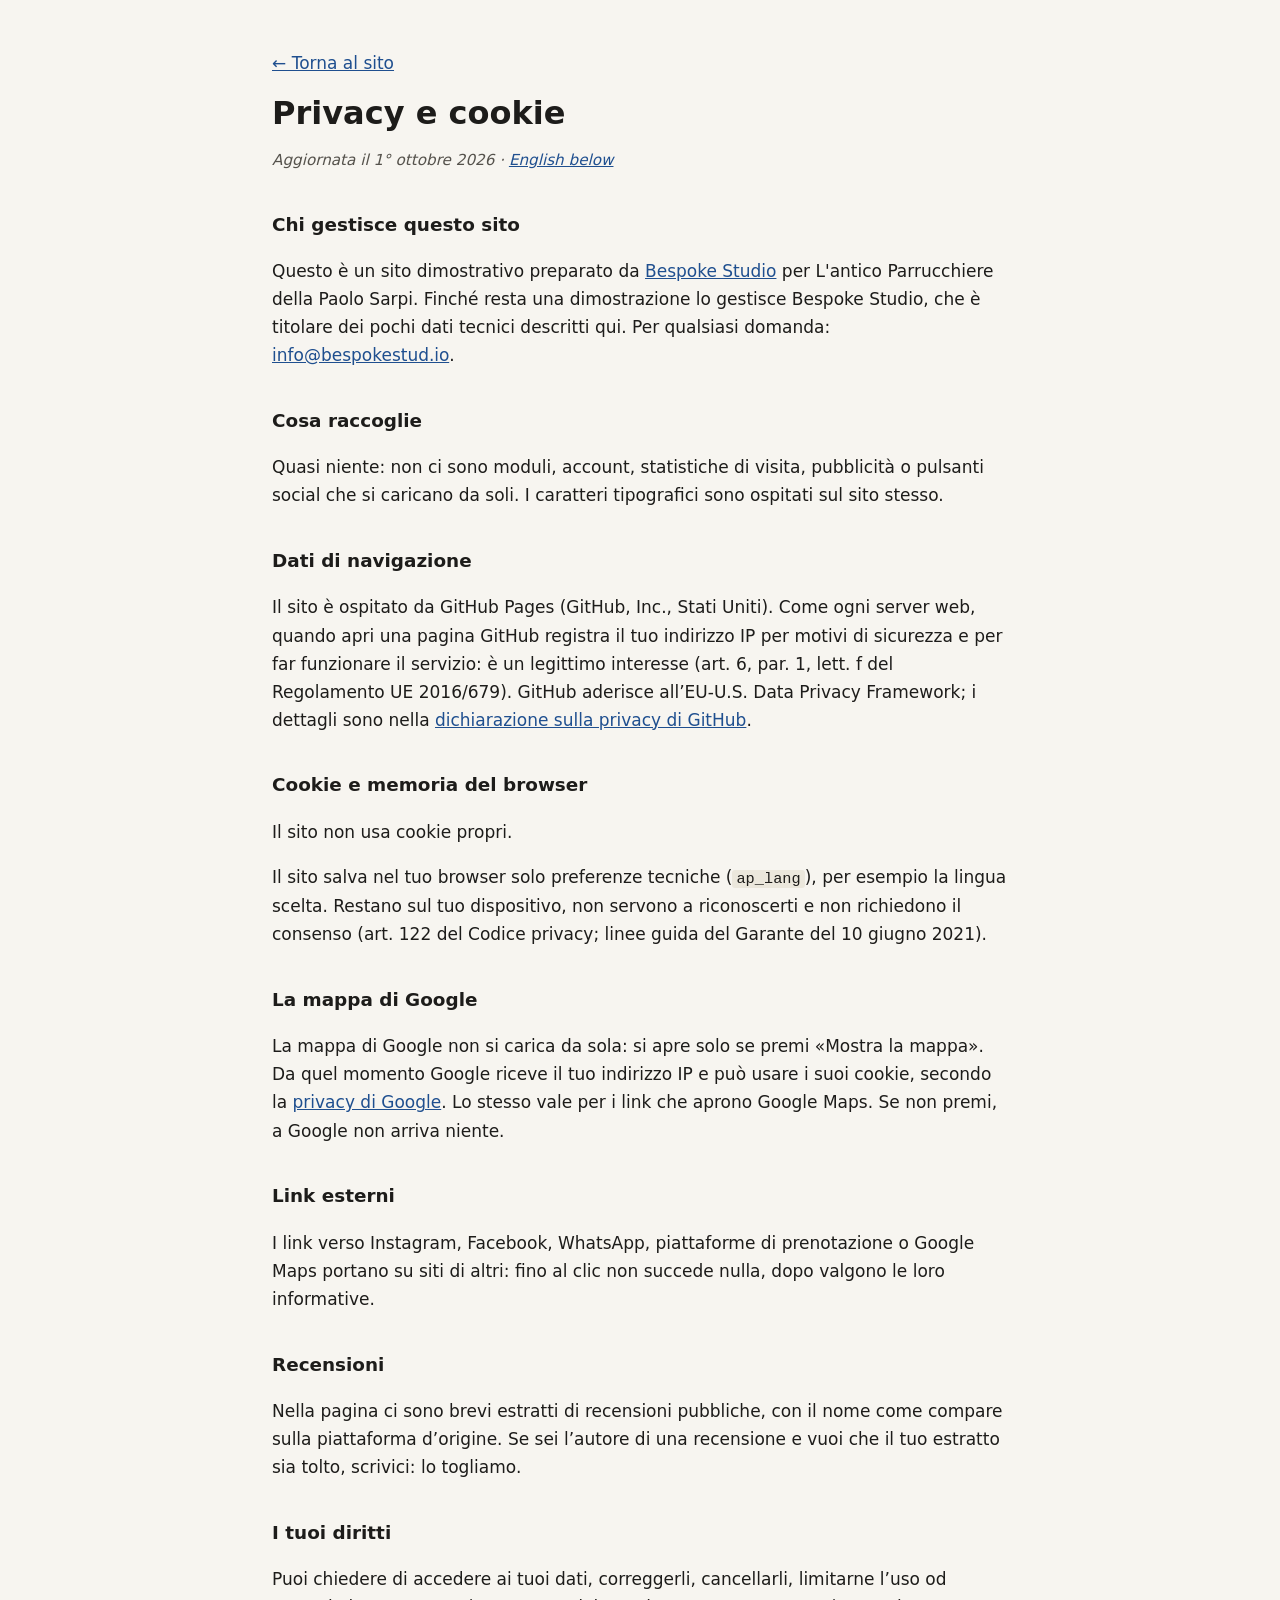
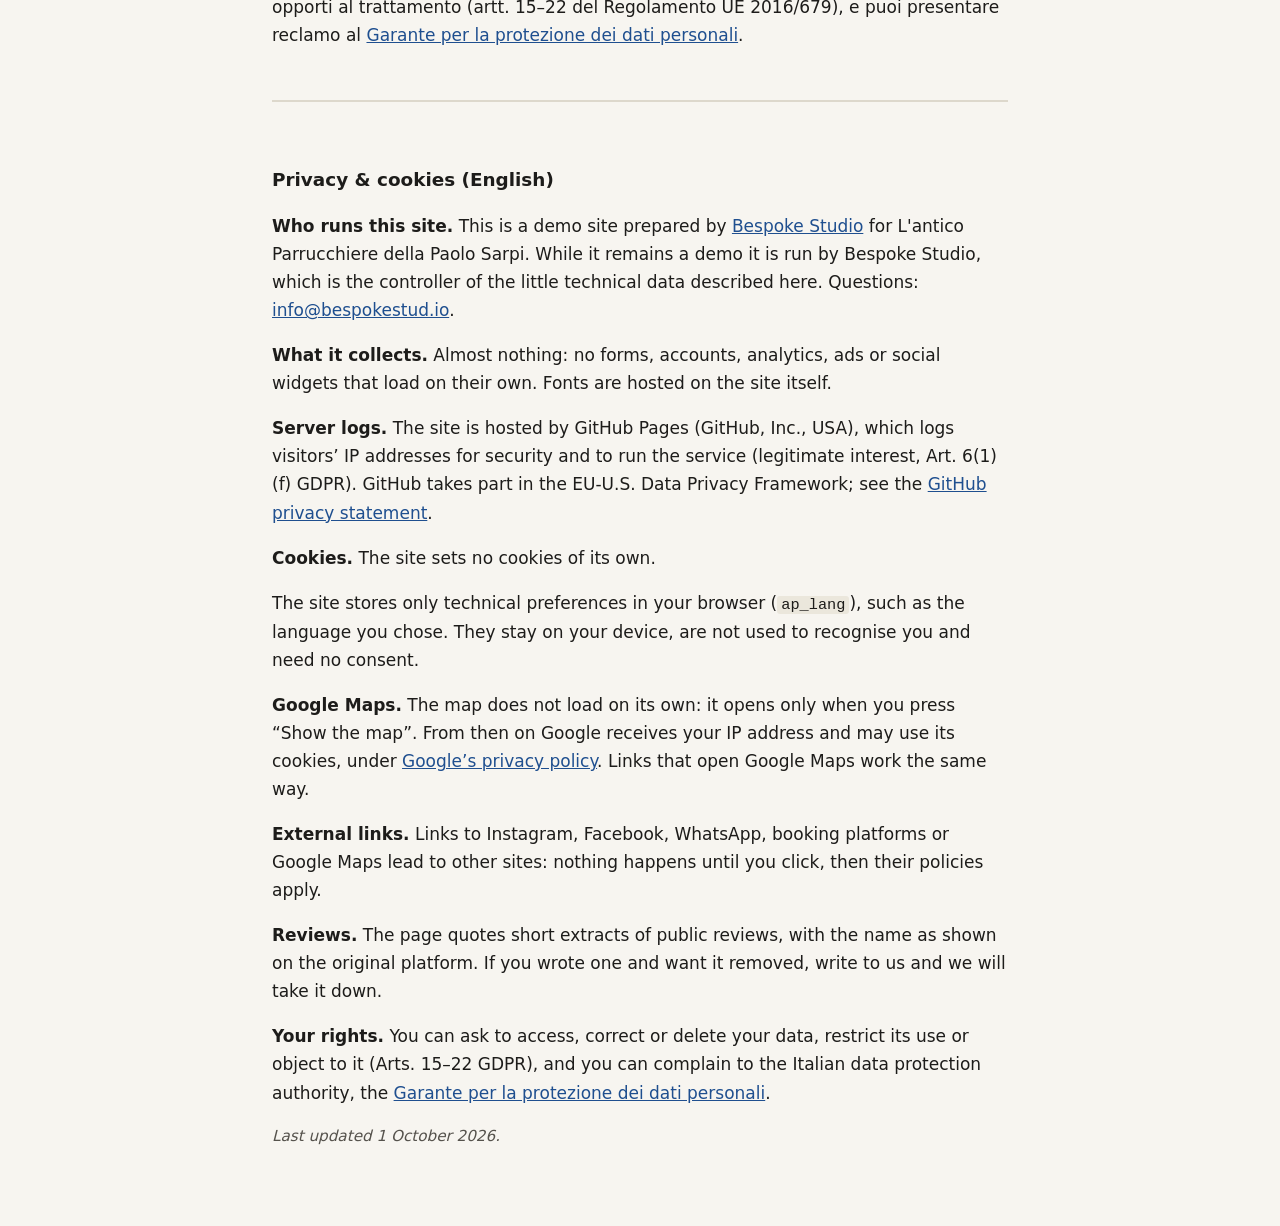
<file: privacy.html>
<!DOCTYPE html>
<html lang="it">
<head>
  <meta charset="UTF-8">
  <meta name="viewport" content="width=device-width, initial-scale=1.0">
  <meta name="robots" content="noindex">
  <title>Privacy e cookie · L'antico Parrucchiere della Paolo Sarpi</title>
  <meta name="description" content="Informativa privacy e cookie del sito L'antico Parrucchiere della Paolo Sarpi.">
  <style>
    body { margin: 0; background: #f7f5f0; color: #1d1c1a; font: 17px/1.65 system-ui, -apple-system, "Segoe UI", Roboto, sans-serif; }
    main { max-width: 46rem; margin: 0 auto; padding: 32px 20px 64px; }
    h1 { font-size: 2rem; line-height: 1.2; margin: 0.4em 0 0.2em; }
    h2 { font-size: 1.15rem; margin: 2em 0 0.4em; }
    a { color: #1f4f8f; }
    .data { color: #55524c; font-style: italic; font-size: 0.95rem; }
    .en { margin-top: 3em; padding-top: 1.5em; border-top: 2px solid #ddd8cc; }
    code { font-size: 0.9em; background: #ebe7dc; padding: 0 4px; border-radius: 3px; }
  </style>
</head>
<body>
<main>
  <p><a href="index.html">← Torna al sito</a></p>
  <h1>Privacy e cookie</h1>
  <p class="data">Aggiornata il 1° ottobre 2026 · <a href="#english" lang="en">English below</a></p>
  <h2>Chi gestisce questo sito</h2>
  <p>Questo è un sito dimostrativo preparato da <a href="https://bespokestud.io" rel="noopener">Bespoke Studio</a> per L'antico Parrucchiere della Paolo Sarpi. Finché resta una dimostrazione lo gestisce Bespoke Studio, che è titolare dei pochi dati tecnici descritti qui. Per qualsiasi domanda: <a href="mailto:info@bespokestud.io">info@bespokestud.io</a>.</p>
  <h2>Cosa raccoglie</h2>
  <p>Quasi niente: non ci sono moduli, account, statistiche di visita, pubblicità o pulsanti social che si caricano da soli. I caratteri tipografici sono ospitati sul sito stesso.</p>
  <h2>Dati di navigazione</h2>
  <p>Il sito è ospitato da GitHub Pages (GitHub, Inc., Stati Uniti). Come ogni server web, quando apri una pagina GitHub registra il tuo indirizzo IP per motivi di sicurezza e per far funzionare il servizio: è un legittimo interesse (art. 6, par. 1, lett. f del Regolamento UE 2016/679). GitHub aderisce all’EU-U.S. Data Privacy Framework; i dettagli sono nella <a href="https://docs.github.com/site-policy/privacy-policies/github-general-privacy-statement" rel="noopener">dichiarazione sulla privacy di GitHub</a>.</p>
  
  <h2>Cookie e memoria del browser</h2>
  <p>Il sito non usa cookie propri.</p>
  <p>Il sito salva nel tuo browser solo preferenze tecniche (<code>ap_lang</code>), per esempio la lingua scelta. Restano sul tuo dispositivo, non servono a riconoscerti e non richiedono il consenso (art. 122 del Codice privacy; linee guida del Garante del 10 giugno 2021).</p>
  <h2>La mappa di Google</h2>
  <p>La mappa di Google non si carica da sola: si apre solo se premi «Mostra la mappa». Da quel momento Google riceve il tuo indirizzo IP e può usare i suoi cookie, secondo la <a href="https://policies.google.com/privacy?hl=it" rel="noopener">privacy di Google</a>. Lo stesso vale per i link che aprono Google Maps. Se non premi, a Google non arriva niente.</p>
  <h2>Link esterni</h2>
  <p>I link verso Instagram, Facebook, WhatsApp, piattaforme di prenotazione o Google Maps portano su siti di altri: fino al clic non succede nulla, dopo valgono le loro informative.</p>
  <h2>Recensioni</h2>
  <p>Nella pagina ci sono brevi estratti di recensioni pubbliche, con il nome come compare sulla piattaforma d’origine. Se sei l’autore di una recensione e vuoi che il tuo estratto sia tolto, scrivici: lo togliamo.</p>
  <h2>I tuoi diritti</h2>
  <p>Puoi chiedere di accedere ai tuoi dati, correggerli, cancellarli, limitarne l’uso od opporti al trattamento (artt. 15–22 del Regolamento UE 2016/679), e puoi presentare reclamo al <a href="https://www.garanteprivacy.it" rel="noopener">Garante per la protezione dei dati personali</a>.</p>
  <div class="en" id="english" lang="en">
    <h2>Privacy &amp; cookies (English)</h2>
    <p><strong>Who runs this site.</strong> This is a demo site prepared by <a href="https://bespokestud.io" rel="noopener">Bespoke Studio</a> for L'antico Parrucchiere della Paolo Sarpi. While it remains a demo it is run by Bespoke Studio, which is the controller of the little technical data described here. Questions: <a href="mailto:info@bespokestud.io">info@bespokestud.io</a>.</p>
    <p><strong>What it collects.</strong> Almost nothing: no forms, accounts, analytics, ads or social widgets that load on their own. Fonts are hosted on the site itself.</p>
    <p><strong>Server logs.</strong> The site is hosted by GitHub Pages (GitHub, Inc., USA), which logs visitors’ IP addresses for security and to run the service (legitimate interest, Art. 6(1)(f) GDPR). GitHub takes part in the EU-U.S. Data Privacy Framework; see the <a href="https://docs.github.com/site-policy/privacy-policies/github-general-privacy-statement" rel="noopener">GitHub privacy statement</a>.</p>
    
    <p><strong>Cookies.</strong> The site sets no cookies of its own.</p>
    <p>The site stores only technical preferences in your browser (<code>ap_lang</code>), such as the language you chose. They stay on your device, are not used to recognise you and need no consent.</p>
    <p><strong>Google Maps.</strong> The map does not load on its own: it opens only when you press “Show the map”. From then on Google receives your IP address and may use its cookies, under <a href="https://policies.google.com/privacy?hl=en" rel="noopener">Google’s privacy policy</a>. Links that open Google Maps work the same way.</p>
    <p><strong>External links.</strong> Links to Instagram, Facebook, WhatsApp, booking platforms or Google Maps lead to other sites: nothing happens until you click, then their policies apply.</p>
    <p><strong>Reviews.</strong> The page quotes short extracts of public reviews, with the name as shown on the original platform. If you wrote one and want it removed, write to us and we will take it down.</p>
    <p><strong>Your rights.</strong> You can ask to access, correct or delete your data, restrict its use or object to it (Arts. 15–22 GDPR), and you can complain to the Italian data protection authority, the <a href="https://www.garanteprivacy.it" rel="noopener">Garante per la protezione dei dati personali</a>.</p>
    <p class="data">Last updated 1 October 2026.</p>
  </div>
</main>
</body>
</html>
</file>
